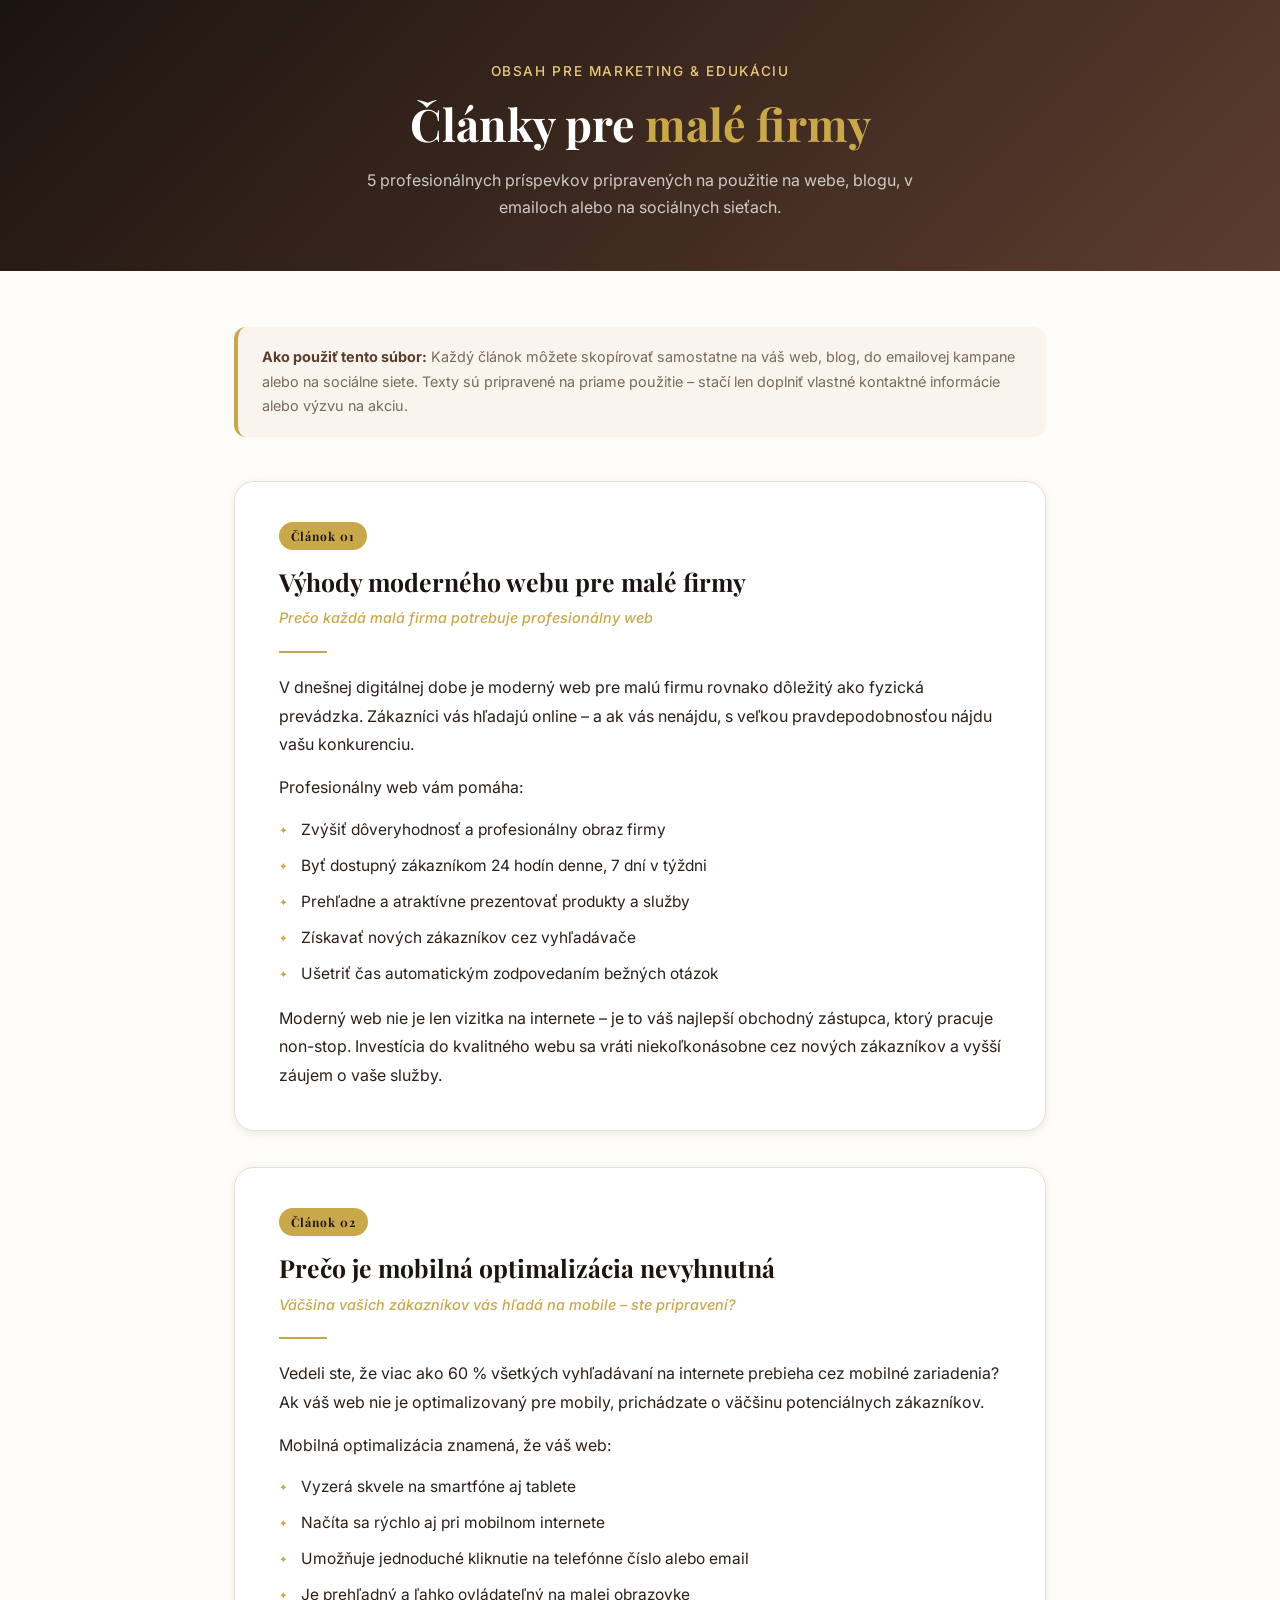
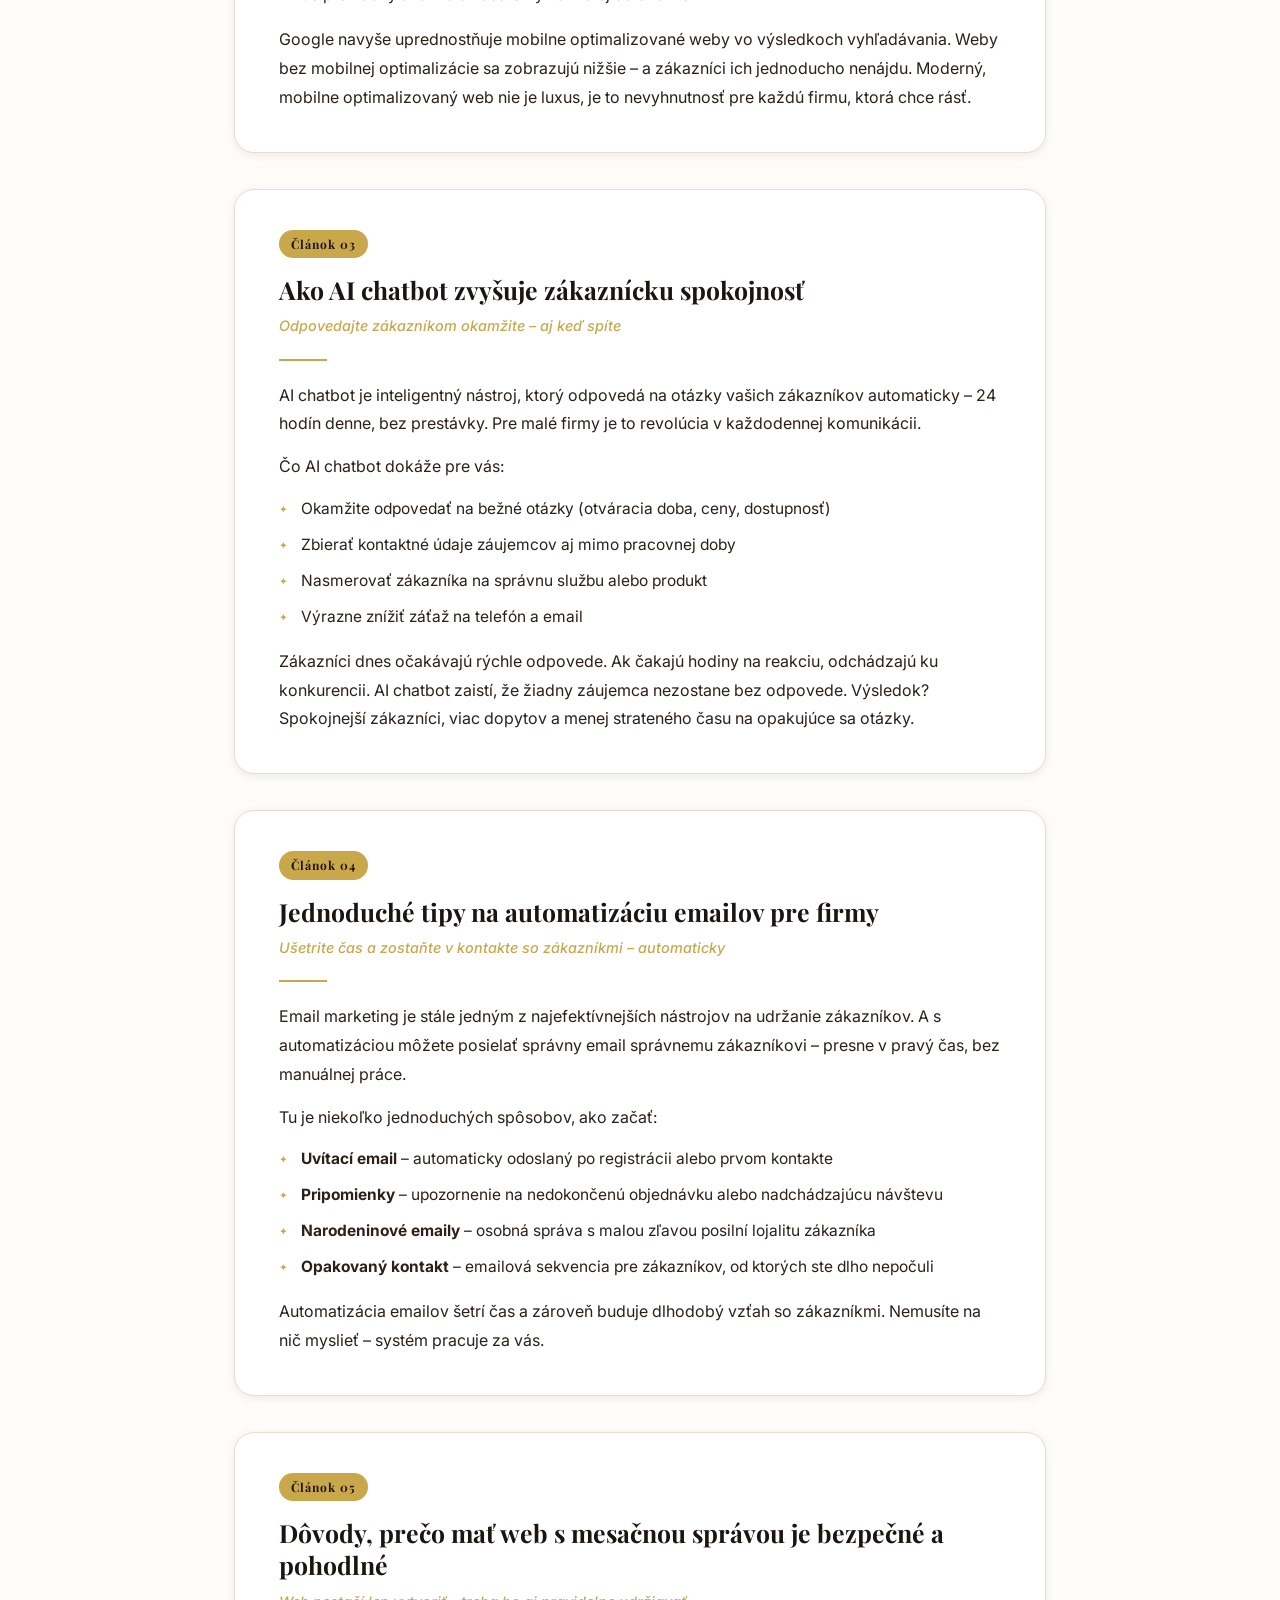
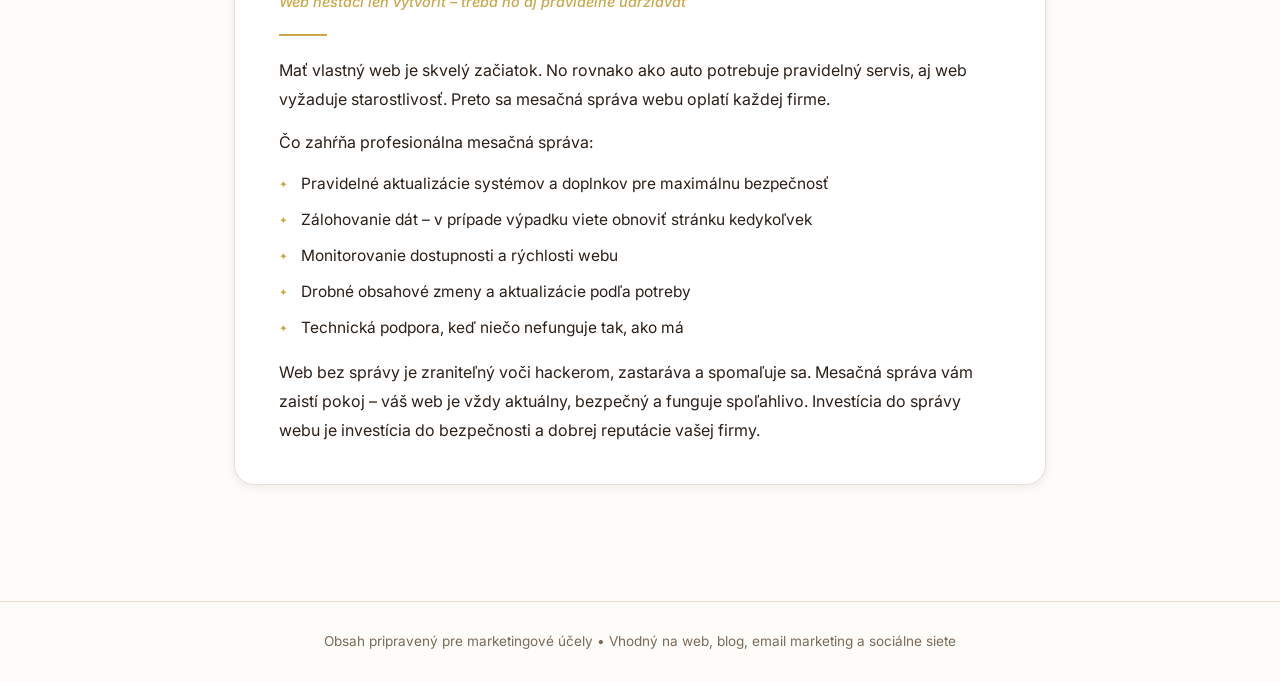
<file: clanky.html>
<!DOCTYPE html>
<html lang="sk">
<head>
    <meta charset="UTF-8">
    <meta name="viewport" content="width=device-width, initial-scale=1.0">
    <meta name="description" content="5 profesionálnych článkov pre malé firmy – moderný web, mobilná optimalizácia, AI chatbot, email automatizácia, mesačná správa webu.">
    <title>Marketingové články pre malé firmy</title>
    <link rel="preconnect" href="https://fonts.googleapis.com">
    <link rel="preconnect" href="https://fonts.gstatic.com" crossorigin>
    <link href="https://fonts.googleapis.com/css2?family=Playfair+Display:wght@400;600;700&family=Inter:wght@300;400;500;600&display=swap" rel="stylesheet">
    <style>
        /* ===== CSS Custom Properties ===== */
        :root {
            --color-dark: #1c1410;
            --color-dark-2: #2c2018;
            --color-brown: #5c3d2e;
            --color-gold: #c9a84c;
            --color-gold-light: #e8c97a;
            --color-cream: #f9f4ee;
            --color-warm-white: #fefcf9;
            --color-text: #2c2018;
            --color-text-muted: #7a6a5a;
            --color-border: #e8ddd0;
            --font-heading: 'Playfair Display', Georgia, serif;
            --font-body: 'Inter', system-ui, sans-serif;
            --shadow-sm: 0 2px 8px rgba(28, 20, 16, 0.08);
            --shadow-md: 0 8px 24px rgba(28, 20, 16, 0.12);
            --radius-md: 12px;
            --radius-lg: 20px;
        }

        *, *::before, *::after {
            box-sizing: border-box;
            margin: 0;
            padding: 0;
        }

        html {
            scroll-behavior: smooth;
            font-size: 16px;
        }

        body {
            font-family: var(--font-body);
            color: var(--color-text);
            background-color: var(--color-warm-white);
            line-height: 1.7;
            -webkit-font-smoothing: antialiased;
        }

        /* ===== Page Header ===== */
        .page-header {
            background: linear-gradient(135deg, var(--color-dark) 0%, var(--color-brown) 100%);
            color: #fff;
            padding: 60px 24px 50px;
            text-align: center;
        }

        .page-header .tagline {
            font-family: var(--font-body);
            font-size: 0.85rem;
            font-weight: 500;
            letter-spacing: 0.12em;
            text-transform: uppercase;
            color: var(--color-gold-light);
            margin-bottom: 14px;
        }

        .page-header h1 {
            font-family: var(--font-heading);
            font-size: clamp(1.8rem, 4vw, 2.8rem);
            font-weight: 700;
            line-height: 1.2;
            margin-bottom: 16px;
        }

        .page-header h1 span {
            color: var(--color-gold);
        }

        .page-header .subtitle {
            font-size: 1rem;
            color: rgba(255, 255, 255, 0.75);
            max-width: 600px;
            margin: 0 auto;
        }

        /* ===== Main Content ===== */
        .articles-wrapper {
            max-width: 860px;
            margin: 0 auto;
            padding: 56px 24px 80px;
        }

        /* ===== Article Card ===== */
        .article-card {
            background: #fff;
            border: 1px solid var(--color-border);
            border-radius: var(--radius-lg);
            padding: 40px 44px;
            margin-bottom: 36px;
            box-shadow: var(--shadow-sm);
            transition: box-shadow 0.3s ease;
        }

        .article-card:hover {
            box-shadow: var(--shadow-md);
        }

        .article-number {
            display: inline-block;
            background: var(--color-gold);
            color: var(--color-dark);
            font-family: var(--font-heading);
            font-weight: 700;
            font-size: 0.75rem;
            letter-spacing: 0.08em;
            padding: 4px 12px;
            border-radius: 20px;
            margin-bottom: 16px;
        }

        .article-card h2 {
            font-family: var(--font-heading);
            font-size: clamp(1.25rem, 2.5vw, 1.55rem);
            font-weight: 700;
            color: var(--color-dark);
            margin-bottom: 8px;
            line-height: 1.3;
        }

        .article-description {
            font-size: 0.9rem;
            font-weight: 500;
            color: var(--color-gold);
            margin-bottom: 20px;
            font-style: italic;
        }

        .article-divider {
            width: 48px;
            height: 2px;
            background: var(--color-gold);
            border: none;
            margin-bottom: 20px;
        }

        .article-body {
            font-size: 1rem;
            color: var(--color-text);
            line-height: 1.8;
        }

        .article-body p {
            margin-bottom: 14px;
        }

        .article-body p:last-child {
            margin-bottom: 0;
        }

        .article-body ul {
            margin: 12px 0 16px 0;
            padding-left: 0;
            list-style: none;
        }

        .article-body ul li {
            position: relative;
            padding-left: 22px;
            margin-bottom: 8px;
            font-size: 0.97rem;
        }

        .article-body ul li::before {
            content: '✦';
            position: absolute;
            left: 0;
            color: var(--color-gold);
            font-size: 0.65rem;
            top: 6px;
        }

        /* ===== Copy-Hint Banner ===== */
        .copy-hint {
            background: var(--color-cream);
            border-left: 4px solid var(--color-gold);
            border-radius: var(--radius-md);
            padding: 18px 24px;
            margin-bottom: 44px;
            font-size: 0.9rem;
            color: var(--color-text-muted);
        }

        .copy-hint strong {
            color: var(--color-brown);
        }

        /* ===== Footer ===== */
        .page-footer {
            text-align: center;
            padding: 28px 24px;
            border-top: 1px solid var(--color-border);
            font-size: 0.85rem;
            color: var(--color-text-muted);
        }

        /* ===== Responsive ===== */
        @media (max-width: 600px) {
            .article-card {
                padding: 28px 22px;
            }
        }
    </style>
</head>
<body>

    <!-- Page Header -->
    <header class="page-header">
        <p class="tagline">Obsah pre marketing &amp; edukáciu</p>
        <h1>Články pre <span>malé firmy</span></h1>
        <p class="subtitle">5 profesionálnych príspevkov pripravených na použitie na webe, blogu, v emailoch alebo na sociálnych sieťach.</p>
    </header>

    <main class="articles-wrapper">

        <!-- Copy hint -->
        <div class="copy-hint">
            <strong>Ako použiť tento súbor:</strong> Každý článok môžete skopírovať samostatne na váš web, blog, do emailovej kampane alebo na sociálne siete. Texty sú pripravené na priame použitie – stačí len doplniť vlastné kontaktné informácie alebo výzvu na akciu.
        </div>

        <!-- ===== ČLÁNOK 1 ===== -->
        <article class="article-card">
            <span class="article-number">Článok 01</span>
            <h2>Výhody moderného webu pre malé firmy</h2>
            <p class="article-description">Prečo každá malá firma potrebuje profesionálny web</p>
            <hr class="article-divider">
            <div class="article-body">
                <p>V dnešnej digitálnej dobe je moderný web pre malú firmu rovnako dôležitý ako fyzická prevádzka. Zákazníci vás hľadajú online – a ak vás nenájdu, s veľkou pravdepodobnosťou nájdu vašu konkurenciu.</p>
                <p>Profesionálny web vám pomáha:</p>
                <ul>
                    <li>Zvýšiť dôveryhodnosť a profesionálny obraz firmy</li>
                    <li>Byť dostupný zákazníkom 24 hodín denne, 7 dní v týždni</li>
                    <li>Prehľadne a atraktívne prezentovať produkty a služby</li>
                    <li>Získavať nových zákazníkov cez vyhľadávače</li>
                    <li>Ušetriť čas automatickým zodpovedaním bežných otázok</li>
                </ul>
                <p>Moderný web nie je len vizitka na internete – je to váš najlepší obchodný zástupca, ktorý pracuje non-stop. Investícia do kvalitného webu sa vráti niekoľkonásobne cez nových zákazníkov a vyšší záujem o vaše služby.</p>
            </div>
        </article>

        <!-- ===== ČLÁNOK 2 ===== -->
        <article class="article-card">
            <span class="article-number">Článok 02</span>
            <h2>Prečo je mobilná optimalizácia nevyhnutná</h2>
            <p class="article-description">Väčšina vašich zákazníkov vás hľadá na mobile – ste pripravení?</p>
            <hr class="article-divider">
            <div class="article-body">
                <p>Vedeli ste, že viac ako 60 % všetkých vyhľadávaní na internete prebieha cez mobilné zariadenia? Ak váš web nie je optimalizovaný pre mobily, prichádzate o väčšinu potenciálnych zákazníkov.</p>
                <p>Mobilná optimalizácia znamená, že váš web:</p>
                <ul>
                    <li>Vyzerá skvele na smartfóne aj tablete</li>
                    <li>Načíta sa rýchlo aj pri mobilnom internete</li>
                    <li>Umožňuje jednoduché kliknutie na telefónne číslo alebo email</li>
                    <li>Je prehľadný a ľahko ovládateľný na malej obrazovke</li>
                </ul>
                <p>Google navyše uprednostňuje mobilne optimalizované weby vo výsledkoch vyhľadávania. Weby bez mobilnej optimalizácie sa zobrazujú nižšie – a zákazníci ich jednoducho nenájdu. Moderný, mobilne optimalizovaný web nie je luxus, je to nevyhnutnosť pre každú firmu, ktorá chce rásť.</p>
            </div>
        </article>

        <!-- ===== ČLÁNOK 3 ===== -->
        <article class="article-card">
            <span class="article-number">Článok 03</span>
            <h2>Ako AI chatbot zvyšuje zákaznícku spokojnosť</h2>
            <p class="article-description">Odpovedajte zákazníkom okamžite – aj keď spíte</p>
            <hr class="article-divider">
            <div class="article-body">
                <p>AI chatbot je inteligentný nástroj, ktorý odpovedá na otázky vašich zákazníkov automaticky – 24 hodín denne, bez prestávky. Pre malé firmy je to revolúcia v každodennej komunikácii.</p>
                <p>Čo AI chatbot dokáže pre vás:</p>
                <ul>
                    <li>Okamžite odpovedať na bežné otázky (otváracia doba, ceny, dostupnosť)</li>
                    <li>Zbierať kontaktné údaje záujemcov aj mimo pracovnej doby</li>
                    <li>Nasmerovať zákazníka na správnu službu alebo produkt</li>
                    <li>Výrazne znížiť záťaž na telefón a email</li>
                </ul>
                <p>Zákazníci dnes očakávajú rýchle odpovede. Ak čakajú hodiny na reakciu, odchádzajú ku konkurencii. AI chatbot zaistí, že žiadny záujemca nezostane bez odpovede. Výsledok? Spokojnejší zákazníci, viac dopytov a menej strateného času na opakujúce sa otázky.</p>
            </div>
        </article>

        <!-- ===== ČLÁNOK 4 ===== -->
        <article class="article-card">
            <span class="article-number">Článok 04</span>
            <h2>Jednoduché tipy na automatizáciu emailov pre firmy</h2>
            <p class="article-description">Ušetrite čas a zostaňte v kontakte so zákazníkmi – automaticky</p>
            <hr class="article-divider">
            <div class="article-body">
                <p>Email marketing je stále jedným z najefektívnejších nástrojov na udržanie zákazníkov. A s automatizáciou môžete posielať správny email správnemu zákazníkovi – presne v pravý čas, bez manuálnej práce.</p>
                <p>Tu je niekoľko jednoduchých spôsobov, ako začať:</p>
                <ul>
                    <li><strong>Uvítací email</strong> – automaticky odoslaný po registrácii alebo prvom kontakte</li>
                    <li><strong>Pripomienky</strong> – upozornenie na nedokončenú objednávku alebo nadchádzajúcu návštevu</li>
                    <li><strong>Narodeninové emaily</strong> – osobná správa s malou zľavou posilní lojalitu zákazníka</li>
                    <li><strong>Opakovaný kontakt</strong> – emailová sekvencia pre zákazníkov, od ktorých ste dlho nepočuli</li>
                </ul>
                <p>Automatizácia emailov šetrí čas a zároveň buduje dlhodobý vzťah so zákazníkmi. Nemusíte na nič myslieť – systém pracuje za vás.</p>
            </div>
        </article>

        <!-- ===== ČLÁNOK 5 ===== -->
        <article class="article-card">
            <span class="article-number">Článok 05</span>
            <h2>Dôvody, prečo mať web s mesačnou správou je bezpečné a pohodlné</h2>
            <p class="article-description">Web nestačí len vytvoriť – treba ho aj pravidelne udržiavať</p>
            <hr class="article-divider">
            <div class="article-body">
                <p>Mať vlastný web je skvelý začiatok. No rovnako ako auto potrebuje pravidelný servis, aj web vyžaduje starostlivosť. Preto sa mesačná správa webu oplatí každej firme.</p>
                <p>Čo zahŕňa profesionálna mesačná správa:</p>
                <ul>
                    <li>Pravidelné aktualizácie systémov a doplnkov pre maximálnu bezpečnosť</li>
                    <li>Zálohovanie dát – v prípade výpadku viete obnoviť stránku kedykoľvek</li>
                    <li>Monitorovanie dostupnosti a rýchlosti webu</li>
                    <li>Drobné obsahové zmeny a aktualizácie podľa potreby</li>
                    <li>Technická podpora, keď niečo nefunguje tak, ako má</li>
                </ul>
                <p>Web bez správy je zraniteľný voči hackerom, zastaráva a spomaľuje sa. Mesačná správa vám zaistí pokoj – váš web je vždy aktuálny, bezpečný a funguje spoľahlivo. Investícia do správy webu je investícia do bezpečnosti a dobrej reputácie vašej firmy.</p>
            </div>
        </article>

    </main>

    <footer class="page-footer">
        <p>Obsah pripravený pre marketingové účely &bull; Vhodný na web, blog, email marketing a sociálne siete</p>
    </footer>

</body>
</html>
</file>
